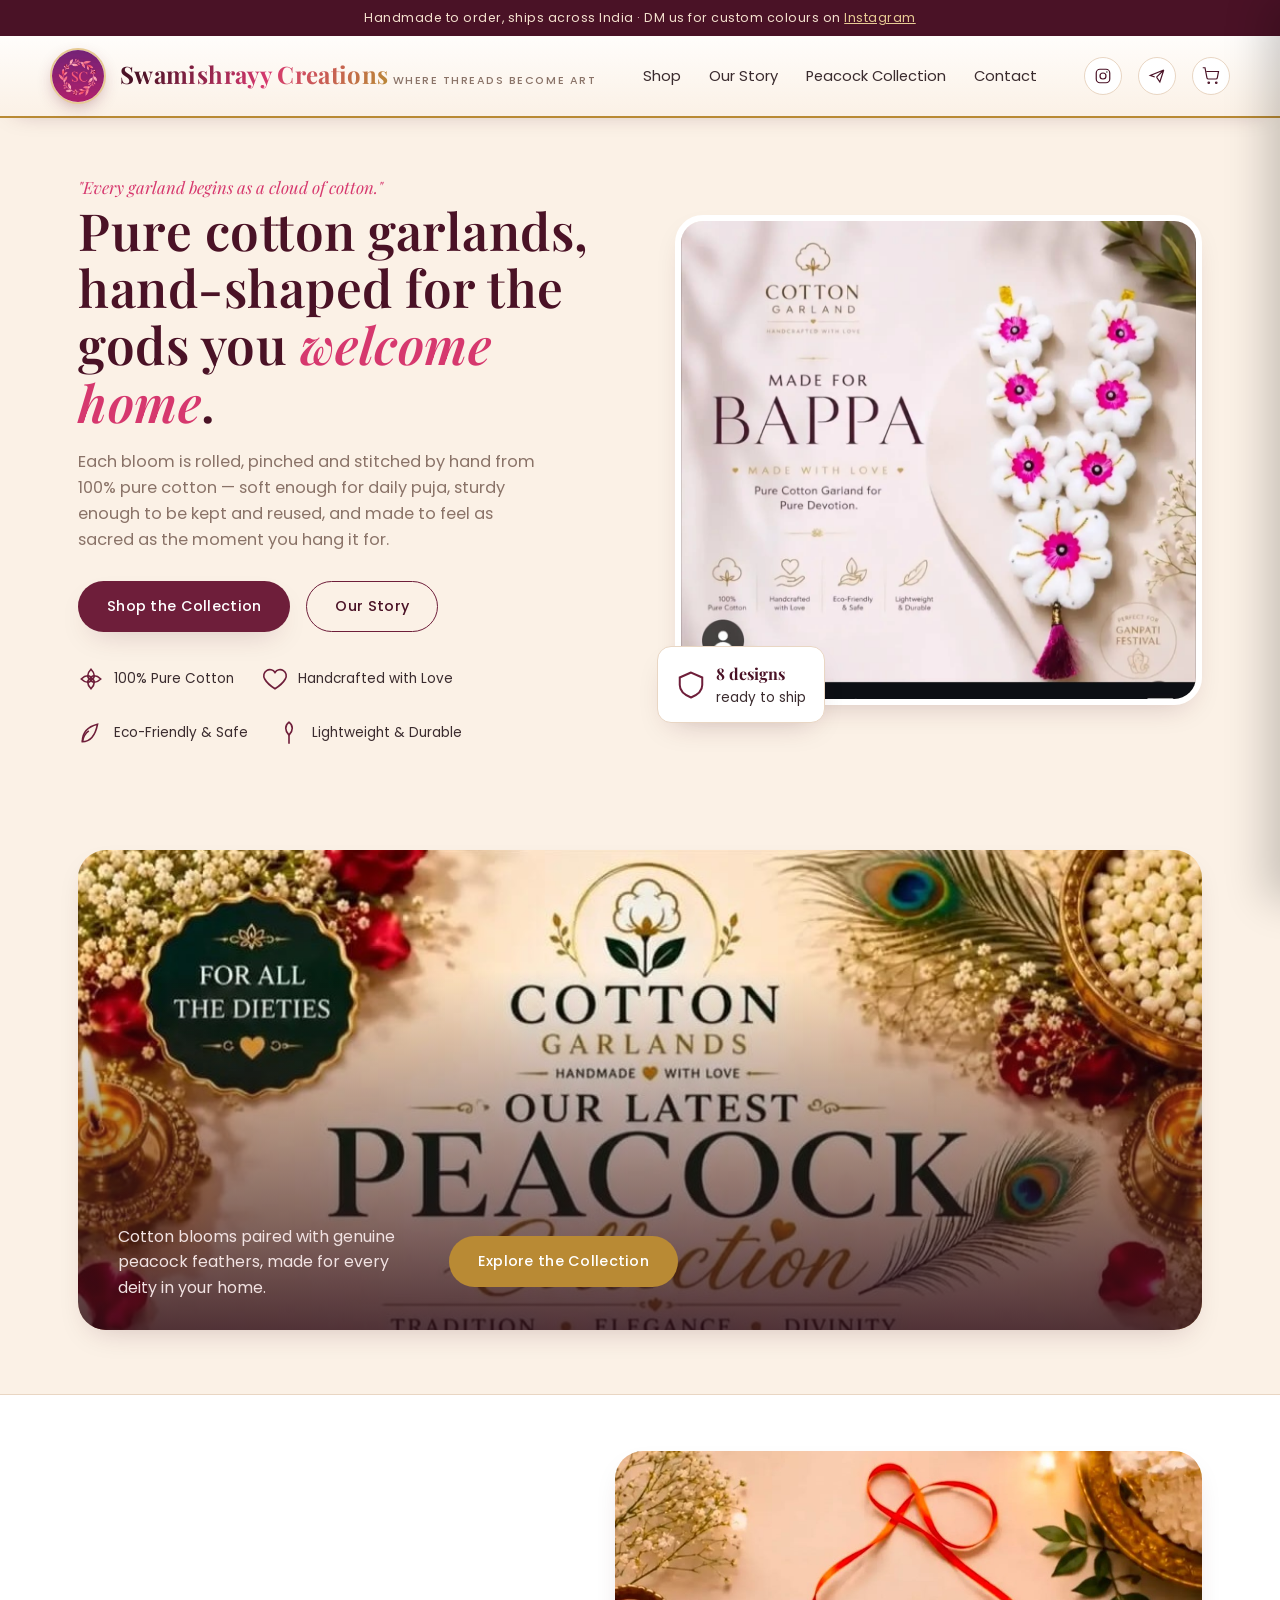
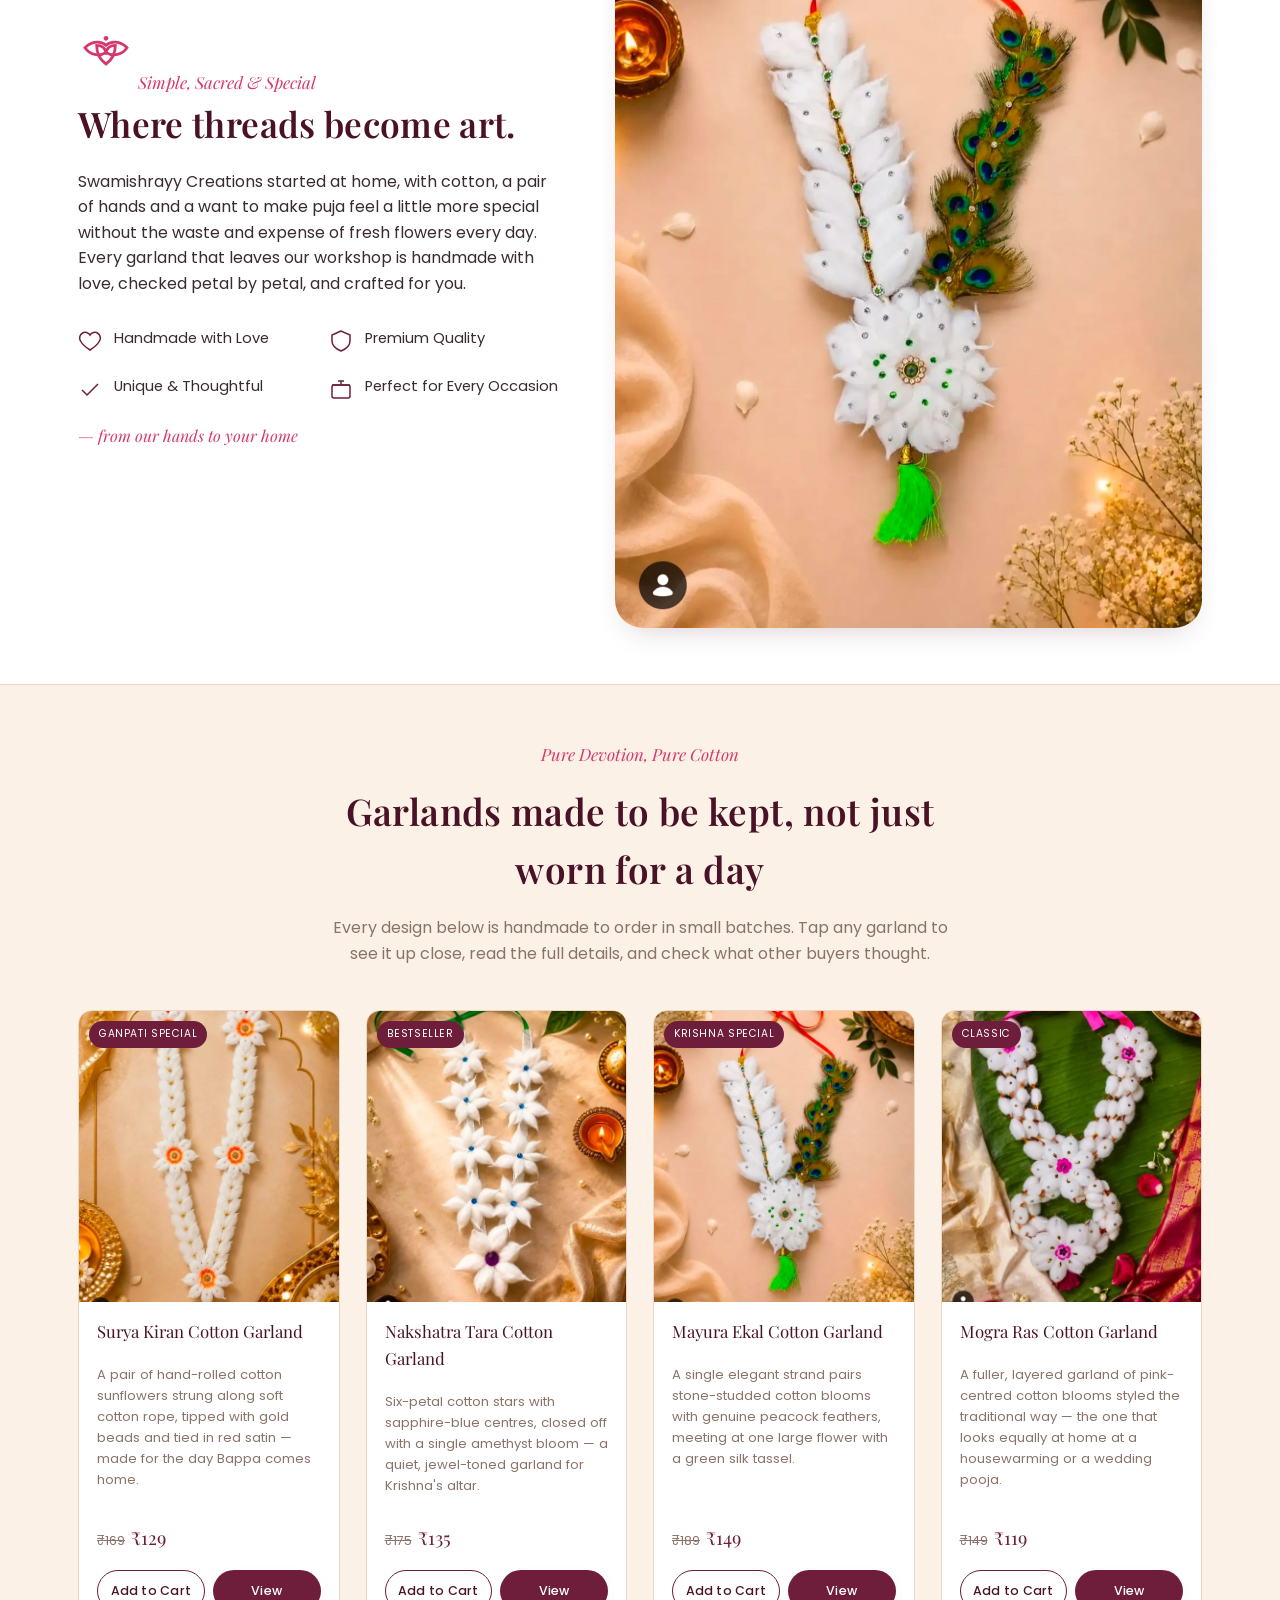
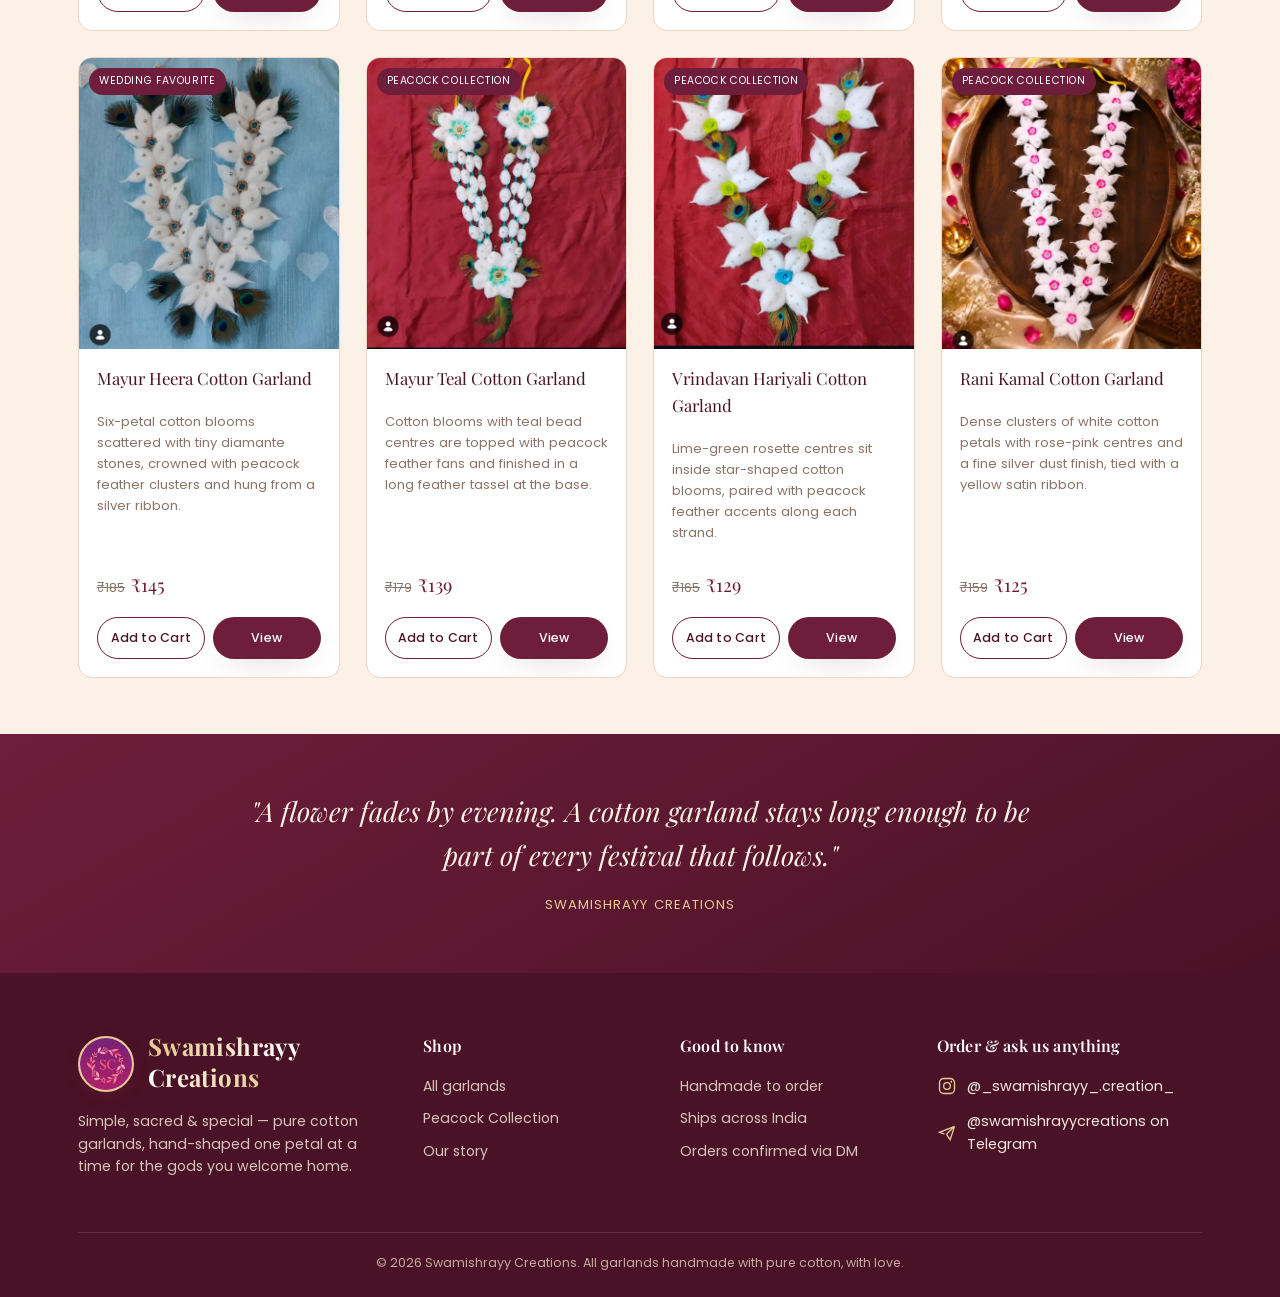
<file: index.html>
<!DOCTYPE html>
<html lang="en">
<head>
<meta charset="UTF-8">
<meta name="viewport" content="width=device-width, initial-scale=1.0">
<title>Swamishrayy Creations — Pure Cotton Garlands, Handmade with Love</title>
<meta name="description" content="Handmade 100% pure cotton garlands for Ganpati, Krishna Janmashtami, weddings and everyday puja. Order directly on Instagram or Telegram.">
<link rel="icon" type="image/png" sizes="32x32" href="img/favicon-32.png">
<link rel="icon" type="image/png" sizes="16x16" href="img/favicon-16.png">
<link rel="apple-touch-icon" sizes="180x180" href="img/favicon-180.png">
<link rel="icon" href="img/favicon.ico">
<link rel="stylesheet" href="assets/css/style.css">
</head>
<body>

<div id="loaderMount"></div>
<div id="headerMount"></div>

<main>

  <!-- HERO -->
  <section class="hero">
    <div class="container hero-grid">
      <div class="hero-copy">
        <span class="eyebrow-quote">"Every garland begins as a cloud of cotton."</span>
        <h1>Pure cotton garlands, hand-shaped for the gods you <em>welcome home</em>.</h1>
        <p class="lead">Each bloom is rolled, pinched and stitched by hand from 100% pure cotton — soft enough for daily puja, sturdy enough to be kept and reused, and made to feel as sacred as the moment you hang it for.</p>
        <div class="hero-ctas">
          <a href="#shop" class="btn btn-primary">Shop the Collection</a>
          <a href="#story" class="btn btn-outline">Our Story</a>
        </div>
        <div class="trust-row">
          <div class="trust-item">
            <svg viewBox="0 0 24 24" fill="none" stroke-width="1.5"><path d="M12 3c2 2 3 4 3 6a3 3 0 0 1-6 0c0-2 1-4 3-6Z"/><path d="M12 21c-2-2-3-4-3-6a3 3 0 0 1 6 0c0 2-1 4-3 6Z"/><path d="M3 12c2-2 4-3 6-3a3 3 0 0 1 0 6c-2 0-4-1-6-3Z"/><path d="M21 12c-2 2-4 3-6 3a3 3 0 0 1 0-6c2 0 4 1 6 3Z"/></svg>
            100% Pure Cotton
          </div>
          <div class="trust-item">
            <svg viewBox="0 0 24 24" fill="none" stroke-width="1.5"><path d="M12 21s-7-4.4-9.5-9A5.5 5.5 0 0 1 12 6a5.5 5.5 0 0 1 9.5 6c-2.5 4.6-9.5 9-9.5 9Z"/></svg>
            Handcrafted with Love
          </div>
          <div class="trust-item">
            <svg viewBox="0 0 24 24" fill="none" stroke-width="1.5"><path d="M4 20c8 0 12-6 14-16-8 2-14 6-14 16Z"/><path d="M4 20c1-5 3-8 6-10"/></svg>
            Eco-Friendly &amp; Safe
          </div>
          <div class="trust-item">
            <svg viewBox="0 0 24 24" fill="none" stroke-width="1.5"><path d="M12 2c4 3 4 8 0 12-4-4-4-9 0-12Z"/><path d="M12 14v8"/></svg>
            Lightweight &amp; Durable
          </div>
        </div>
      </div>
      <div class="hero-visual">
        <div class="frame"><img src="img/hero-bappa.jpeg" alt="Pure cotton garland handcrafted for Ganpati, with pink flower centres and a maroon tassel"></div>
        <div class="badge-float">
          <svg viewBox="0 0 24 24" fill="none" stroke="#6E1E3A" stroke-width="1.6" width="30" height="30"><path d="M12 2 3 6v6c0 5 4 8 9 10 5-2 9-5 9-10V6l-9-4Z"/></svg>
          <span><strong>8 designs</strong>ready to ship</span>
        </div>
      </div>
    </div>
  </section>

  <!-- PEACOCK BANNER -->
  <section class="container" id="peacock">
    <div class="banner">
      <img src="img/clean-hero-peacock-collection.jpg" alt="Peacock Collection — cotton garlands paired with genuine peacock feathers">
      <div class="banner-overlay banner-overlay-bottom">
        <div class="banner-copy banner-copy-bottom">
          <p>Cotton blooms paired with genuine peacock feathers, made for every deity in your home.</p>
          <a href="#shop" class="btn btn-gold">Explore the Collection</a>
        </div>
      </div>
    </div>
  </section>

  <!-- STORY -->
  <section class="story" id="story">
    <div class="container story-grid">
      <div>
        <svg class="story-lotus" viewBox="0 0 24 24" fill="none" stroke="#D6386E" stroke-width="1.2">
          <path d="M12 21c-3-2-4-5-4-8 2 0 4 1 4 4 0-3 2-4 4-4 0 3-1 6-4 8Z"/>
          <path d="M12 13c-2-2-6-2-9 1 2 3 6 4 9 2 3 2 7 1 9-2-3-3-7-3-9-1Z"/>
          <circle cx="12" cy="10" r="1" fill="#D6386E" stroke="none"/>
        </svg>
        <span class="eyebrow-quote">Simple, Sacred &amp; Special</span>
        <h2>Where threads become art.</h2>
        <p>Swamishrayy Creations started at home, with cotton, a pair of hands and a want to make puja feel a little more special without the waste and expense of fresh flowers every day. Every garland that leaves our workshop is handmade with love, checked petal by petal, and crafted for you.</p>
        <ul class="feature-list">
          <li>
            <svg viewBox="0 0 24 24" fill="none" stroke-width="1.5"><path d="M12 21s-7-4.4-9.5-9A5.5 5.5 0 0 1 12 6a5.5 5.5 0 0 1 9.5 6c-2.5 4.6-9.5 9-9.5 9Z"/></svg>
            <span>Handmade with Love</span>
          </li>
          <li>
            <svg viewBox="0 0 24 24" fill="none" stroke-width="1.5"><path d="M12 2 3 6v6c0 5 4 8 9 10 5-2 9-5 9-10V6l-9-4Z"/></svg>
            <span>Premium Quality</span>
          </li>
          <li>
            <svg viewBox="0 0 24 24" fill="none" stroke-width="1.5"><path d="M20 7 9 18l-5-5"/></svg>
            <span>Unique &amp; Thoughtful</span>
          </li>
          <li>
            <svg viewBox="0 0 24 24" fill="none" stroke-width="1.5"><rect x="3" y="8" width="18" height="13" rx="2"/><path d="M3 8h18M12 8V4M9 4h6"/></svg>
            <span>Perfect for Every Occasion</span>
          </li>
        </ul>
        <p class="signature">— from our hands to your home</p>
      </div>
      <div class="story-photo">
        <img src="img/clean-product-3.jpg" alt="Cotton garland paired with peacock feathers, handmade by Swamishrayy Creations">
      </div>
    </div>
  </section>

  <!-- PRODUCTS -->
  <section id="shop">
    <div class="container">
      <div class="section-head">
        <span class="eyebrow-quote">Pure Devotion, Pure Cotton</span>
        <h2>Garlands made to be kept, not just worn for a day</h2>
        <p>Every design below is handmade to order in small batches. Tap any garland to see it up close, read the full details, and check what other buyers thought.</p>
      </div>
      <div class="products-grid" id="productsGrid"></div>
    </div>
  </section>

  <!-- QUOTE STRIP -->
  <section class="quote-strip">
    <div class="container">
      <blockquote>"A flower fades by evening. A cotton garland stays long enough to be part of every festival that follows."</blockquote>
      <cite>Swamishrayy Creations</cite>
    </div>
  </section>

</main>

<div id="footerMount"></div>
<div id="cartMount"></div>
<div id="toastMount"></div>

<script src="assets/js/config.js"></script>
<script src="assets/js/products-data.js"></script>
<script src="assets/js/cart.js"></script>
<script src="assets/js/partials.js"></script>
<script src="assets/js/main.js"></script>
</body>
</html>
</file>
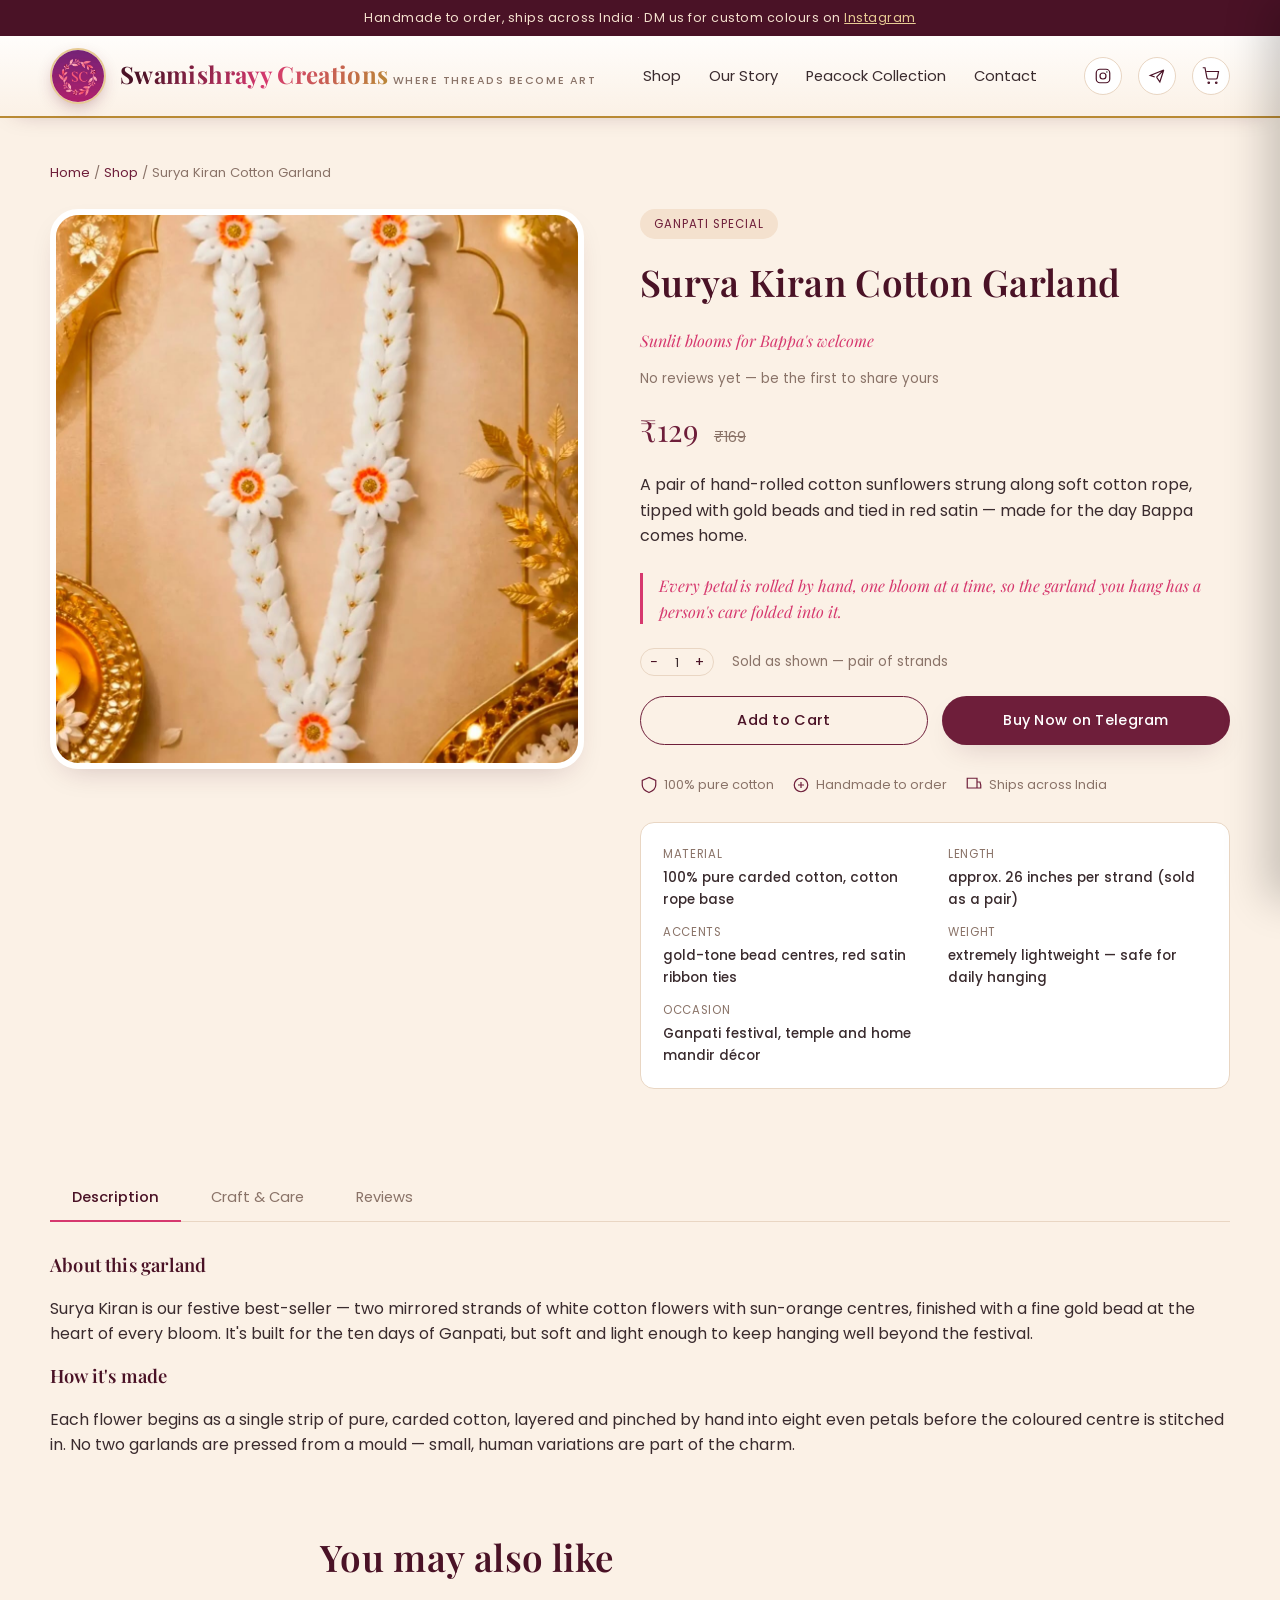
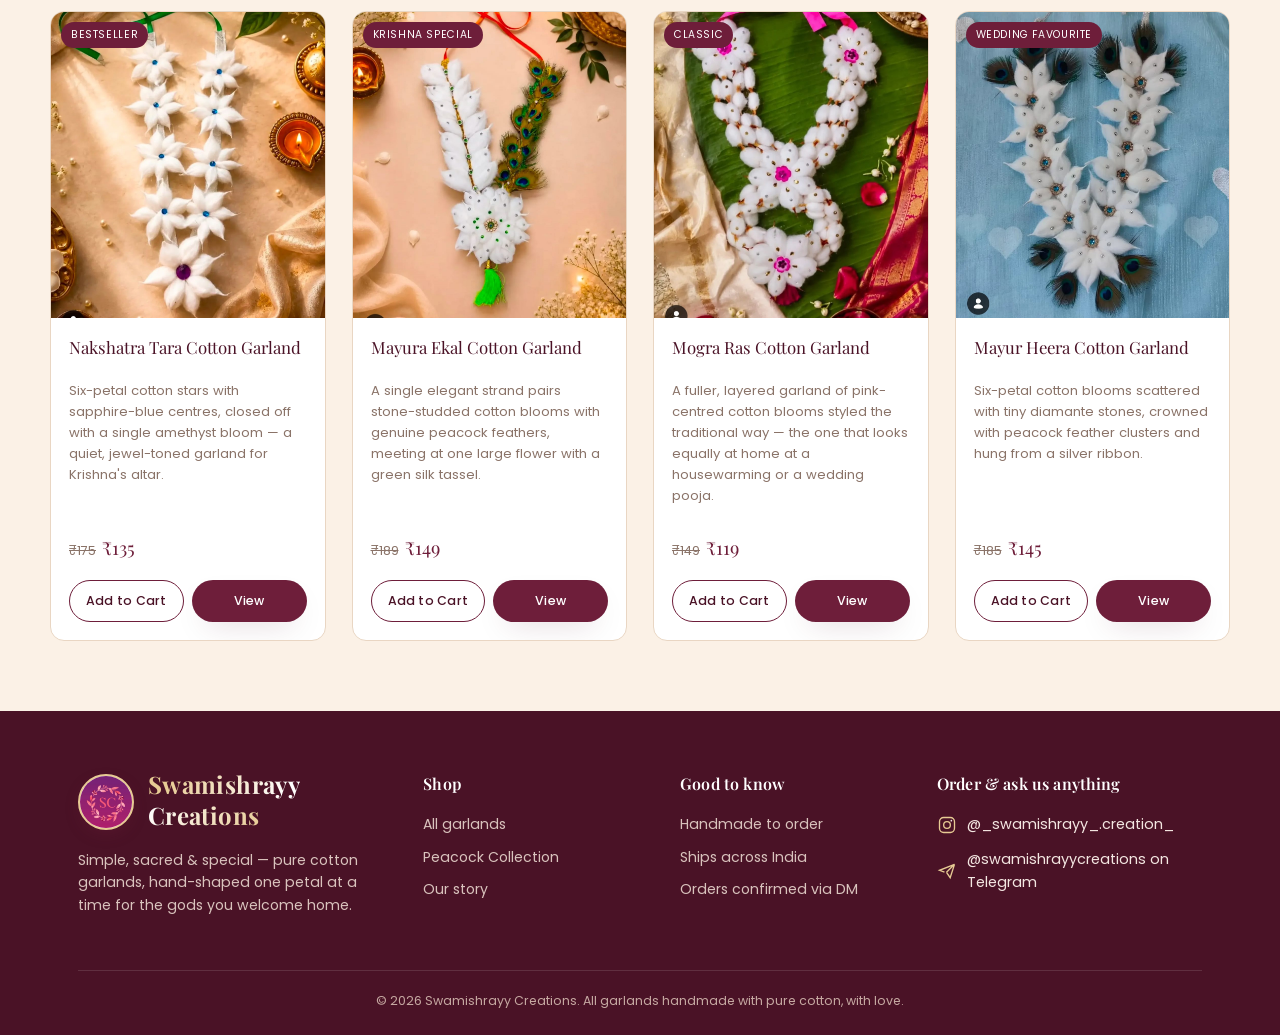
<file: product.html>
<!DOCTYPE html>
<html lang="en">
<head>
<meta charset="UTF-8">
<meta name="viewport" content="width=device-width, initial-scale=1.0">
<title>Cotton Garland — Swamishrayy Creations</title>
<link rel="icon" type="image/png" sizes="32x32" href="img/favicon-32.png">
<link rel="icon" type="image/png" sizes="16x16" href="img/favicon-16.png">
<link rel="apple-touch-icon" sizes="180x180" href="img/favicon-180.png">
<link rel="icon" href="img/favicon.ico">
<link rel="stylesheet" href="assets/css/style.css">
</head>
<body>

<div id="loaderMount"></div>
<div id="headerMount"></div>

<main>
  <div id="pdWrap"></div>
</main>

<div id="footerMount"></div>
<div id="cartMount"></div>
<div id="toastMount"></div>

<script src="assets/js/config.js"></script>
<script src="assets/js/products-data.js"></script>
<script src="assets/js/cart.js"></script>
<script src="assets/js/partials.js"></script>
<script src="assets/js/product.js"></script>
</body>
</html>
</file>
<file: assets/css/style.css>
/* =========================================================
   Swamishrayy Creations — Cotton Garland Studio
   ========================================================= */

@import url('https://fonts.googleapis.com/css2?family=Playfair+Display:ital,wght@0,500;0,600;0,700;1,500&family=Poppins:wght@300;400;500;600&display=swap');

:root{
  --cream:        #FBF1E6;
  --cream-deep:   #F4E1CE;
  --surface:      #FFFFFF;
  --maroon:       #6E1E3A;
  --maroon-dark:  #4A1226;
  --pink:         #D6386E;
  --gold:         #B98A34;
  --gold-soft:    #E7CB94;
  --teal:         #1F6E5C;
  --ink:          #3A2B2E;
  --muted:        #8A7368;
  --line:         #E9D6C3;

  --font-display: 'Playfair Display', serif;
  --font-body:    'Poppins', sans-serif;

  --radius-s: 6px;
  --radius-m: 14px;
  --radius-l: 28px;
  --shadow-soft: 0 12px 30px -14px rgba(74,18,38,0.25);
  --container: 1180px;
}

*,*::before,*::after{ box-sizing:border-box; }
html{ scroll-behavior:smooth; }
body{
  margin:0;
  background:var(--cream);
  color:var(--ink);
  font-family:var(--font-body);
  font-weight:400;
  line-height:1.6;
  -webkit-font-smoothing:antialiased;
}
img{ max-width:100%; display:block; }
a{ color:inherit; text-decoration:none; }
ul{ margin:0; padding:0; list-style:none; }
button{ font-family:inherit; cursor:pointer; }
h1,h2,h3,h4{
  font-family:var(--font-display);
  color:var(--maroon-dark);
  margin:0 0 .4em;
  font-weight:600;
  letter-spacing:.01em;
}
.container{ max-width:var(--container); margin:0 auto; padding:0 28px; }
:focus-visible{ outline:2px solid var(--pink); outline-offset:3px; }
@media (prefers-reduced-motion: reduce){
  *{ animation-duration:.001ms !important; animation-iteration-count:1 !important; transition-duration:.001ms !important; scroll-behavior:auto !important; }
}

/* ---------- Loader ---------- */
#loader{
  position:fixed; inset:0; z-index:999;
  display:flex; flex-direction:column; align-items:center; justify-content:center;
  background:radial-gradient(circle at 50% 35%, var(--cream-deep), var(--cream) 70%);
  transition:opacity .5s ease, visibility .5s ease;
}
#loader.hide{ opacity:0; visibility:hidden; pointer-events:none; }
.loader-mark{
  width:150px; height:150px; border-radius:50%;
  display:flex; align-items:center; justify-content:center;
  box-shadow:0 14px 34px -14px rgba(74,18,38,.45);
  animation:bloom 1.5s ease-in-out infinite;
  overflow:hidden;
  background:#fff;
}
.loader-mark img{ width:100%; height:100%; object-fit:cover; }
@keyframes bloom{
  0%,100%{ transform:scale(1); }
  50%{ transform:scale(1.08); }
}
.loader-word{
  margin-top:22px; font-family:var(--font-display); font-size:1.5rem; color:var(--maroon-dark); letter-spacing:.03em;
}
.loader-tag{ margin-top:4px; font-size:.78rem; letter-spacing:.14em; color:var(--muted); text-transform:uppercase; }

/* ---------- Top notice bar ---------- */
.notice-bar{
  background:var(--maroon-dark); color:var(--cream-deep);
  text-align:center; font-size:.78rem; letter-spacing:.04em;
  padding:8px 12px;
}
.notice-bar a{ color:var(--gold-soft); text-decoration:underline; }

/* ---------- Header ---------- */
header.site-header{
  position:sticky; top:0; z-index:50;
  background:linear-gradient(180deg, #FFFDFB 0%, var(--cream) 100%);
  backdrop-filter:blur(8px);
  border-bottom:2px solid var(--gold);
  box-shadow:0 8px 24px -16px rgba(74,18,38,.35);
}
.nav-row{
  display:flex; align-items:center; justify-content:space-between;
  padding:12px 0;
  gap:16px;
  position:relative;
}
.brand{
  display:flex; align-items:center; gap:14px;
}
.brand-mark{
  width:56px; height:56px; border-radius:50%; flex:none;
  background:#fff;
  display:flex; align-items:center; justify-content:center;
  box-shadow:0 6px 18px -6px rgba(110,30,58,.45);
  overflow:hidden;
  border:2px solid var(--gold-soft);
}
.brand-mark img{ width:100%; height:100%; object-fit:cover; }
.brand-text .brand-name{
  font-family:var(--font-display);
  font-weight:700;
  font-size:1.5rem;
  line-height:1.1;
  letter-spacing:.015em;
  background:linear-gradient(120deg, var(--maroon-dark) 10%, var(--pink) 55%, var(--gold) 100%);
  -webkit-background-clip:text;
  background-clip:text;
  color:var(--maroon-dark); /* fallback */
  -webkit-text-fill-color:transparent;
}
.brand-text .brand-tag{
  font-size:.68rem; letter-spacing:.14em; text-transform:uppercase; color:var(--muted); font-weight:500;
}
nav.main-nav ul{ display:flex; gap:28px; }
nav.main-nav a{
  font-size:.92rem; color:var(--ink); position:relative; padding:4px 0;
}
nav.main-nav a::after{
  content:''; position:absolute; left:0; bottom:-2px; width:0; height:1.5px; background:var(--pink);
  transition:width .25s ease;
}
nav.main-nav a:hover::after{ width:100%; }
.nav-actions{ display:flex; align-items:center; gap:16px; }
.icon-btn{
  position:relative; width:38px; height:38px; border-radius:50%;
  background:var(--surface); border:1px solid var(--line);
  display:flex; align-items:center; justify-content:center;
  transition:border-color .2s ease, transform .2s ease;
}
.icon-btn:hover{ border-color:var(--pink); transform:translateY(-1px); }
.icon-btn svg{ width:18px; height:18px; stroke:var(--maroon-dark); }
.cart-count{
  position:absolute; top:-6px; right:-6px; min-width:18px; height:18px; padding:0 4px;
  background:var(--pink); color:#fff; border-radius:50%;
  font-size:.65rem; display:flex; align-items:center; justify-content:center; font-weight:600;
}
.nav-toggle{
  display:none; background:var(--surface); border:1px solid var(--line); border-radius:50%;
  width:38px; height:38px; align-items:center; justify-content:center; flex:none;
}
.nav-toggle svg{ width:19px; height:19px; stroke:var(--maroon-dark); }

/* ---------- Buttons ---------- */
.btn{
  display:inline-flex; align-items:center; justify-content:center; gap:8px;
  padding:13px 28px; border-radius:999px; border:1px solid transparent;
  font-size:.9rem; font-weight:500; letter-spacing:.02em; transition:transform .2s ease, box-shadow .2s ease, background .2s ease;
}
.btn-primary{ background:var(--maroon); color:#fff; box-shadow:var(--shadow-soft); }
.btn-primary:hover{ background:var(--maroon-dark); transform:translateY(-2px); }
.btn-gold{ background:var(--gold); color:#fff; }
.btn-gold:hover{ background:#a3781f; transform:translateY(-2px); }
.btn-outline{ background:transparent; border-color:var(--maroon); color:var(--maroon-dark); }
.btn-outline:hover{ background:var(--maroon); color:#fff; }
.btn-block{ width:100%; }
.btn-sm{ padding:9px 18px; font-size:.82rem; }

/* ---------- Hero ---------- */
.hero{
  padding:56px 0 40px;
}
.hero-grid{
  display:grid; grid-template-columns:1.02fr .98fr; gap:48px; align-items:center;
}
.eyebrow-quote{
  font-family:var(--font-display); font-style:italic; color:var(--pink); font-size:1.05rem; margin-bottom:14px;
}
.hero h1{
  font-size:clamp(2.1rem, 4vw, 3.2rem); line-height:1.12; margin-bottom:18px;
}
.hero h1 em{ font-style:italic; color:var(--pink); }
.hero p.lead{
  font-size:1.02rem; color:var(--muted); max-width:46ch; margin-bottom:28px;
}
.hero-ctas{ display:flex; gap:16px; flex-wrap:wrap; margin-bottom:34px; }
.trust-row{
  display:flex; gap:28px; flex-wrap:wrap;
}
.trust-item{ display:flex; align-items:center; gap:10px; font-size:.85rem; color:var(--ink); }
.trust-item svg{ width:26px; height:26px; stroke:var(--maroon); flex:none; }
.hero-visual{ position:relative; }
.hero-visual .frame{
  border-radius:var(--radius-l);
  overflow:hidden;
  box-shadow:var(--shadow-soft);
  border:6px solid var(--surface);
}
.hero-visual .badge-float{
  position:absolute; bottom:-18px; left:-18px;
  background:var(--surface); border:1px solid var(--line);
  border-radius:var(--radius-m); padding:14px 18px;
  box-shadow:var(--shadow-soft);
  display:flex; align-items:center; gap:10px;
  font-size:.85rem;
}
.badge-float strong{ display:block; font-family:var(--font-display); color:var(--maroon-dark); font-size:1rem; }

/* ---------- Banner (peacock collection) ---------- */
.banner{
  position:relative; margin:64px 0; border-radius:var(--radius-l); overflow:hidden;
  box-shadow:var(--shadow-soft);
}
.banner img{ width:100%; height:min(480px,60vw); object-fit:cover; object-position:top center; }
.banner-overlay{
  position:absolute; inset:0;
  background:linear-gradient(90deg, rgba(74,18,38,.72) 0%, rgba(74,18,38,.28) 55%, rgba(74,18,38,0) 80%);
  display:flex; align-items:center;
}
.banner-copy{ padding:0 48px; max-width:520px; color:#fff; }
.banner-copy .tagline{ text-transform:uppercase; letter-spacing:.18em; font-size:.72rem; color:var(--gold-soft); margin-bottom:10px; }
.banner-copy h2{ color:#fff; font-size:clamp(1.6rem,3vw,2.4rem); }
.banner-copy p{ color:#f1e2e2; margin-bottom:22px; max-width:42ch; }

.banner-overlay-bottom{
  align-items:flex-end;
  background:linear-gradient(0deg, rgba(43,12,24,.82) 0%, rgba(43,12,24,.35) 45%, rgba(43,12,24,0) 75%);
}
.banner-copy-bottom{
  padding:28px 40px 30px; max-width:640px; display:flex; align-items:center; gap:22px; flex-wrap:wrap;
}
.banner-copy-bottom p{ margin:0; flex:1; min-width:220px; }

/* ---------- Section headings ---------- */
.section-head{ text-align:center; max-width:640px; margin:0 auto 44px; }
.section-head .eyebrow-quote{ display:block; }
.section-head h2{ font-size:clamp(1.7rem,3vw,2.3rem); }
.section-head p{ color:var(--muted); }
section{ padding:56px 0; }

/* ---------- Story / about ---------- */
.story{ background:var(--surface); border-top:1px solid var(--line); border-bottom:1px solid var(--line); }
.story-grid{ display:grid; grid-template-columns:.9fr 1.1fr; gap:56px; align-items:center; }
.story-lotus{ width:56px; height:56px; margin-bottom:18px; }
.story h2{ font-size:clamp(1.6rem,3vw,2.2rem); }
.story .signature{ font-family:var(--font-display); font-style:italic; color:var(--pink); margin-top:22px; }
.feature-list{ display:grid; grid-template-columns:1fr 1fr; gap:22px; margin-top:30px; }
.feature-list li{ display:flex; align-items:flex-start; gap:12px; font-size:.92rem; }
.feature-list svg{ width:24px; height:24px; stroke:var(--maroon); flex:none; margin-top:2px; }
.story-photo{ border-radius:var(--radius-l); overflow:hidden; box-shadow:var(--shadow-soft); }

/* ---------- Products grid ---------- */
.products-grid{
  display:grid; grid-template-columns:repeat(4,1fr); gap:26px;
}
.product-card{
  background:var(--surface); border:1px solid var(--line); border-radius:var(--radius-m);
  overflow:hidden; display:flex; flex-direction:column;
  transition:transform .25s ease, box-shadow .25s ease;
}
.product-card:hover{ transform:translateY(-5px); box-shadow:var(--shadow-soft); }
.product-thumb{ position:relative; aspect-ratio:1/1.12; overflow:hidden; background:var(--cream-deep); }
.product-thumb img{ width:100%; height:100%; object-fit:cover; transition:transform .5s ease; }
.product-card:hover .product-thumb img{ transform:scale(1.06); }
.product-thumb .fav{
  position:absolute; top:10px; right:10px; width:34px; height:34px; border-radius:50%;
  background:rgba(255,255,255,.9); display:flex; align-items:center; justify-content:center;
  border:none;
}
.product-thumb .fav svg{ width:16px; height:16px; stroke:var(--maroon); }
.product-thumb .tag{
  position:absolute; top:10px; left:10px; background:var(--maroon); color:#fff;
  font-size:.65rem; letter-spacing:.06em; text-transform:uppercase; padding:5px 10px; border-radius:999px;
}
.product-body{ padding:16px 18px 18px; display:flex; flex-direction:column; gap:6px; flex:1; }
.product-body .p-name{ font-family:var(--font-display); font-size:1.05rem; color:var(--maroon-dark); }
.product-body .p-desc{ font-size:.82rem; color:var(--muted); flex:1; }
.stars{ color:var(--gold); font-size:.78rem; letter-spacing:1px; }
.p-bottom{ display:flex; align-items:center; justify-content:space-between; margin-top:8px; }
.p-price{ font-family:var(--font-display); font-size:1.15rem; color:var(--maroon); }
.p-price .old{ text-decoration:line-through; color:var(--muted); font-size:.8rem; margin-right:6px; font-family:var(--font-body); }
.p-actions{ display:flex; gap:8px; margin-top:12px; }
.p-actions .btn{ flex:1; padding:10px 12px; font-size:.78rem; }

/* ---------- Quote strip ---------- */
.quote-strip{
  background:linear-gradient(150deg,var(--maroon),var(--maroon-dark));
  color:var(--cream);
  text-align:center;
}
.quote-strip blockquote{
  font-family:var(--font-display); font-style:italic; font-size:clamp(1.2rem,2.6vw,1.7rem);
  max-width:800px; margin:0 auto 14px;
}
.quote-strip cite{ font-style:normal; color:var(--gold-soft); font-size:.82rem; letter-spacing:.08em; text-transform:uppercase; }

/* ---------- Footer ---------- */
footer{ background:var(--maroon-dark); color:#EFDDD8; padding:60px 0 24px; }
.footer-grid{ display:grid; grid-template-columns:1.4fr 1fr 1fr 1.2fr; gap:36px; margin-bottom:40px; }
footer h4{ color:#fff; font-size:1rem; margin-bottom:16px; }
footer .brand-text .brand-name{
  background:linear-gradient(120deg, var(--gold-soft) 10%, #fff 55%, var(--gold-soft) 100%);
  -webkit-background-clip:text; background-clip:text; -webkit-text-fill-color:transparent; color:#fff;
}
footer p{ color:#d9c3bd; font-size:.88rem; }
footer ul li{ margin-bottom:10px; font-size:.88rem; color:#d9c3bd; }
.footer-contact-list a{ display:flex; align-items:center; gap:10px; color:#f4e7e2; font-size:.9rem; margin-bottom:12px; }
.footer-contact-list svg{ width:20px; height:20px; stroke:var(--gold-soft); flex:none; }
.footer-bottom{ border-top:1px solid rgba(255,255,255,.12); padding-top:20px; text-align:center; font-size:.78rem; color:#c6a9a2; }

/* ---------- Toast ---------- */
.toast{
  position:fixed; bottom:26px; left:50%; transform:translate(-50%,20px);
  background:var(--maroon-dark); color:#fff; padding:14px 24px; border-radius:999px;
  font-size:.88rem; box-shadow:var(--shadow-soft); opacity:0; pointer-events:none;
  transition:opacity .3s ease, transform .3s ease; z-index:400; display:flex; align-items:center; gap:10px;
}
.toast.show{ opacity:1; transform:translate(-50%,0); }
.toast svg{ width:18px; height:18px; stroke:var(--gold-soft); }

/* ---------- Cart drawer ---------- */
.cart-drawer-backdrop{
  position:fixed; inset:0; background:rgba(58,32,32,.4); z-index:500; opacity:0; visibility:hidden; transition:opacity .3s ease, visibility .3s ease;
}
.cart-drawer-backdrop.open{ opacity:1; visibility:visible; }
.cart-drawer{
  position:fixed; top:0; right:0; height:100%; width:min(400px,92vw); background:var(--cream);
  z-index:501; transform:translateX(100%); transition:transform .35s ease;
  display:flex; flex-direction:column; box-shadow:-14px 0 40px rgba(0,0,0,.2);
}
.cart-drawer.open{ transform:translateX(0); }
.cart-head{ display:flex; align-items:center; justify-content:space-between; padding:22px 22px 16px; border-bottom:1px solid var(--line); }
.cart-head h3{ margin:0; }
.cart-close{ background:none; border:none; font-size:1.4rem; color:var(--maroon-dark); }
.cart-items{ flex:1; overflow-y:auto; padding:16px 22px; }
.cart-item{ display:flex; gap:12px; padding:14px 0; border-bottom:1px solid var(--line); }
.cart-item img{ width:64px; height:64px; object-fit:cover; border-radius:var(--radius-s); }
.cart-item .ci-info{ flex:1; }
.cart-item .ci-name{ font-family:var(--font-display); color:var(--maroon-dark); font-size:.95rem; }
.cart-item .ci-meta{ font-size:.8rem; color:var(--muted); display:flex; align-items:center; gap:10px; margin-top:6px; }
.qty-stepper{ display:inline-flex; align-items:center; border:1px solid var(--line); border-radius:999px; }
.qty-stepper button{ background:none; border:none; width:26px; height:26px; font-size:.9rem; color:var(--maroon-dark); }
.qty-stepper span{ min-width:20px; text-align:center; font-size:.82rem; }
.ci-remove{ background:none; border:none; color:var(--pink); font-size:.78rem; margin-left:auto; }
.cart-empty{ text-align:center; color:var(--muted); padding:60px 20px; }
.cart-foot{ padding:20px 22px 26px; border-top:1px solid var(--line); }
.cart-total-row{ display:flex; justify-content:space-between; margin-bottom:16px; font-family:var(--font-display); font-size:1.1rem; color:var(--maroon-dark); }

/* ---------- Responsive ---------- */
@media (max-width:980px){
  .hero-grid, .story-grid{ grid-template-columns:1fr; }
  .story-photo{ order:-1; }
  .products-grid{ grid-template-columns:repeat(2,1fr); }
  .footer-grid{ grid-template-columns:1fr 1fr; }
}
@media (max-width:720px){
  nav.main-nav{
    display:none;
    position:absolute; top:100%; left:0; right:0;
    background:var(--surface);
    border-bottom:1px solid var(--line);
    box-shadow:var(--shadow-soft);
    padding:18px 20px 22px;
    z-index:60;
  }
  nav.main-nav.open{ display:block; }
  nav.main-nav ul{ flex-direction:column; gap:18px; }
  .nav-toggle{ display:flex; }
  .banner-copy{ padding:0 24px; }
  .trust-row{ gap:16px; }
}
@media (max-width:520px){
  .container{ padding:0 18px; }
  .products-grid{ grid-template-columns:1fr 1fr; }
  .footer-grid{ grid-template-columns:1fr; }
  .hero{ padding:34px 0 20px; }
  .brand{ gap:10px; }
  .brand-mark{ width:38px; height:38px; }
  .brand-text .brand-name{ font-size:1rem; line-height:1.15; }
  .brand-text .brand-tag{ display:none; }
  .nav-actions{ gap:7px; }
  .icon-btn, .nav-toggle{ width:32px; height:32px; }
  .icon-btn svg{ width:15px; height:15px; }
  .notice-bar{ font-size:.66rem; padding:7px 10px; }
}

/* ---------- Product detail page ---------- */
.pd-wrap{ padding:44px 0 70px; }
.breadcrumb{ font-size:.82rem; color:var(--muted); margin-bottom:26px; }
.breadcrumb a{ color:var(--maroon); }
.pd-grid{ display:grid; grid-template-columns:.95fr 1.05fr; gap:56px; }
.pd-gallery .main-image{ border-radius:var(--radius-l); overflow:hidden; box-shadow:var(--shadow-soft); border:6px solid var(--surface); }
.pd-gallery .main-image img{ width:100%; aspect-ratio:1/1.05; object-fit:cover; }
.pd-info .p-tag{ display:inline-block; background:var(--cream-deep); color:var(--maroon); font-size:.72rem; letter-spacing:.08em; text-transform:uppercase; padding:6px 14px; border-radius:999px; margin-bottom:14px; }
.pd-info h1{ font-size:clamp(1.7rem,3vw,2.3rem); margin-bottom:10px; }
.pd-rating{ display:flex; align-items:center; gap:10px; margin-bottom:16px; font-size:.85rem; color:var(--muted); }
.pd-price{ font-family:var(--font-display); font-size:1.9rem; color:var(--maroon); margin-bottom:18px; }
.pd-price small{ font-size:.9rem; color:var(--muted); font-family:var(--font-body); margin-left:8px; text-decoration:line-through; }
.pd-lead{ color:var(--ink); margin-bottom:24px; }
.pd-quote{ font-family:var(--font-display); font-style:italic; color:var(--pink); border-left:3px solid var(--pink); padding-left:16px; margin:24px 0; }
.pd-qty-row{ display:flex; align-items:center; gap:18px; margin-bottom:20px; }
.pd-actions{ display:flex; gap:14px; margin-bottom:30px; flex-wrap:wrap; }
.pd-actions .btn{ flex:1; min-width:170px; }
.pd-meta-list{ display:grid; grid-template-columns:1fr 1fr; gap:12px 26px; margin:26px 0; padding:22px; background:var(--surface); border:1px solid var(--line); border-radius:var(--radius-m); }
.pd-meta-list div{ font-size:.85rem; }
.pd-meta-list dt{ color:var(--muted); font-size:.72rem; text-transform:uppercase; letter-spacing:.06em; margin-bottom:4px; }
.pd-meta-list dd{ margin:0; font-weight:500; }
.trust-mini{ display:flex; gap:18px; flex-wrap:wrap; font-size:.8rem; color:var(--muted); }
.trust-mini span{ display:flex; align-items:center; gap:6px; }
.trust-mini svg{ width:18px; height:18px; stroke:var(--maroon); }

.pd-tabs{ margin-top:60px; }
.tab-buttons{ display:flex; gap:8px; border-bottom:1px solid var(--line); margin-bottom:28px; flex-wrap:wrap; }
.tab-buttons button{
  background:none; border:none; padding:12px 22px; font-size:.92rem; color:var(--muted);
  border-bottom:2px solid transparent; margin-bottom:-1px;
}
.tab-buttons button.active{ color:var(--maroon-dark); border-color:var(--pink); font-weight:500; }
.tab-panel{ display:none; }
.tab-panel.active{ display:block; }
.tab-panel h3{ font-size:1.15rem; }
.tab-panel ul{ list-style:disc; padding-left:20px; }
.tab-panel li{ margin-bottom:8px; font-size:.94rem; }
.tab-panel p{ margin-bottom:14px; }

/* Reviews */
.rating-summary{ display:flex; gap:32px; align-items:center; margin-bottom:34px; flex-wrap:wrap; }
.rating-big{ text-align:center; }
.rating-big .num{ font-family:var(--font-display); font-size:2.6rem; color:var(--maroon-dark); line-height:1; }
.rating-big .stars{ font-size:1rem; margin:6px 0; }
.rating-big .count{ font-size:.78rem; color:var(--muted); }
.rating-bars{ flex:1; min-width:220px; }
.rbar-row{ display:flex; align-items:center; gap:10px; font-size:.78rem; color:var(--muted); margin-bottom:6px; }
.rbar-track{ flex:1; height:6px; background:var(--cream-deep); border-radius:999px; overflow:hidden; }
.rbar-fill{ height:100%; background:var(--gold); width:0%; }

.review-list{ display:flex; flex-direction:column; gap:20px; margin-bottom:40px; }
.review-empty{ text-align:center; padding:40px 20px; color:var(--muted); border:1px dashed var(--line); border-radius:var(--radius-m); }
.review-item{ padding:18px 20px; background:var(--surface); border:1px solid var(--line); border-radius:var(--radius-m); }
.review-item .rh{ display:flex; justify-content:space-between; align-items:center; margin-bottom:8px; flex-wrap:wrap; gap:6px; }
.review-item .r-name{ font-weight:500; color:var(--maroon-dark); }
.review-item .r-date{ font-size:.75rem; color:var(--muted); }
.review-item .stars{ font-size:.85rem; }
.review-item p{ margin:0; font-size:.92rem; }

.review-form{ background:var(--surface); border:1px solid var(--line); border-radius:var(--radius-m); padding:26px; max-width:560px; }
.review-form h3{ margin-bottom:6px; }
.review-form .hint{ color:var(--muted); font-size:.84rem; margin-bottom:20px; }
.star-input{ display:flex; gap:6px; font-size:1.6rem; color:var(--line); margin-bottom:18px; cursor:pointer; }
.star-input span.on{ color:var(--gold); }
.field{ margin-bottom:16px; }
.field label{ display:block; font-size:.82rem; color:var(--muted); margin-bottom:6px; }
.field input, .field textarea{
  width:100%; padding:11px 14px; border:1px solid var(--line); border-radius:var(--radius-s);
  font-family:inherit; font-size:.9rem; background:var(--cream);
}
.field textarea{ min-height:100px; resize:vertical; }

.related-heading{ margin-top:70px; }

@media (max-width:900px){
  .pd-grid{ grid-template-columns:1fr; }
  .pd-meta-list{ grid-template-columns:1fr; }
}
</file>
